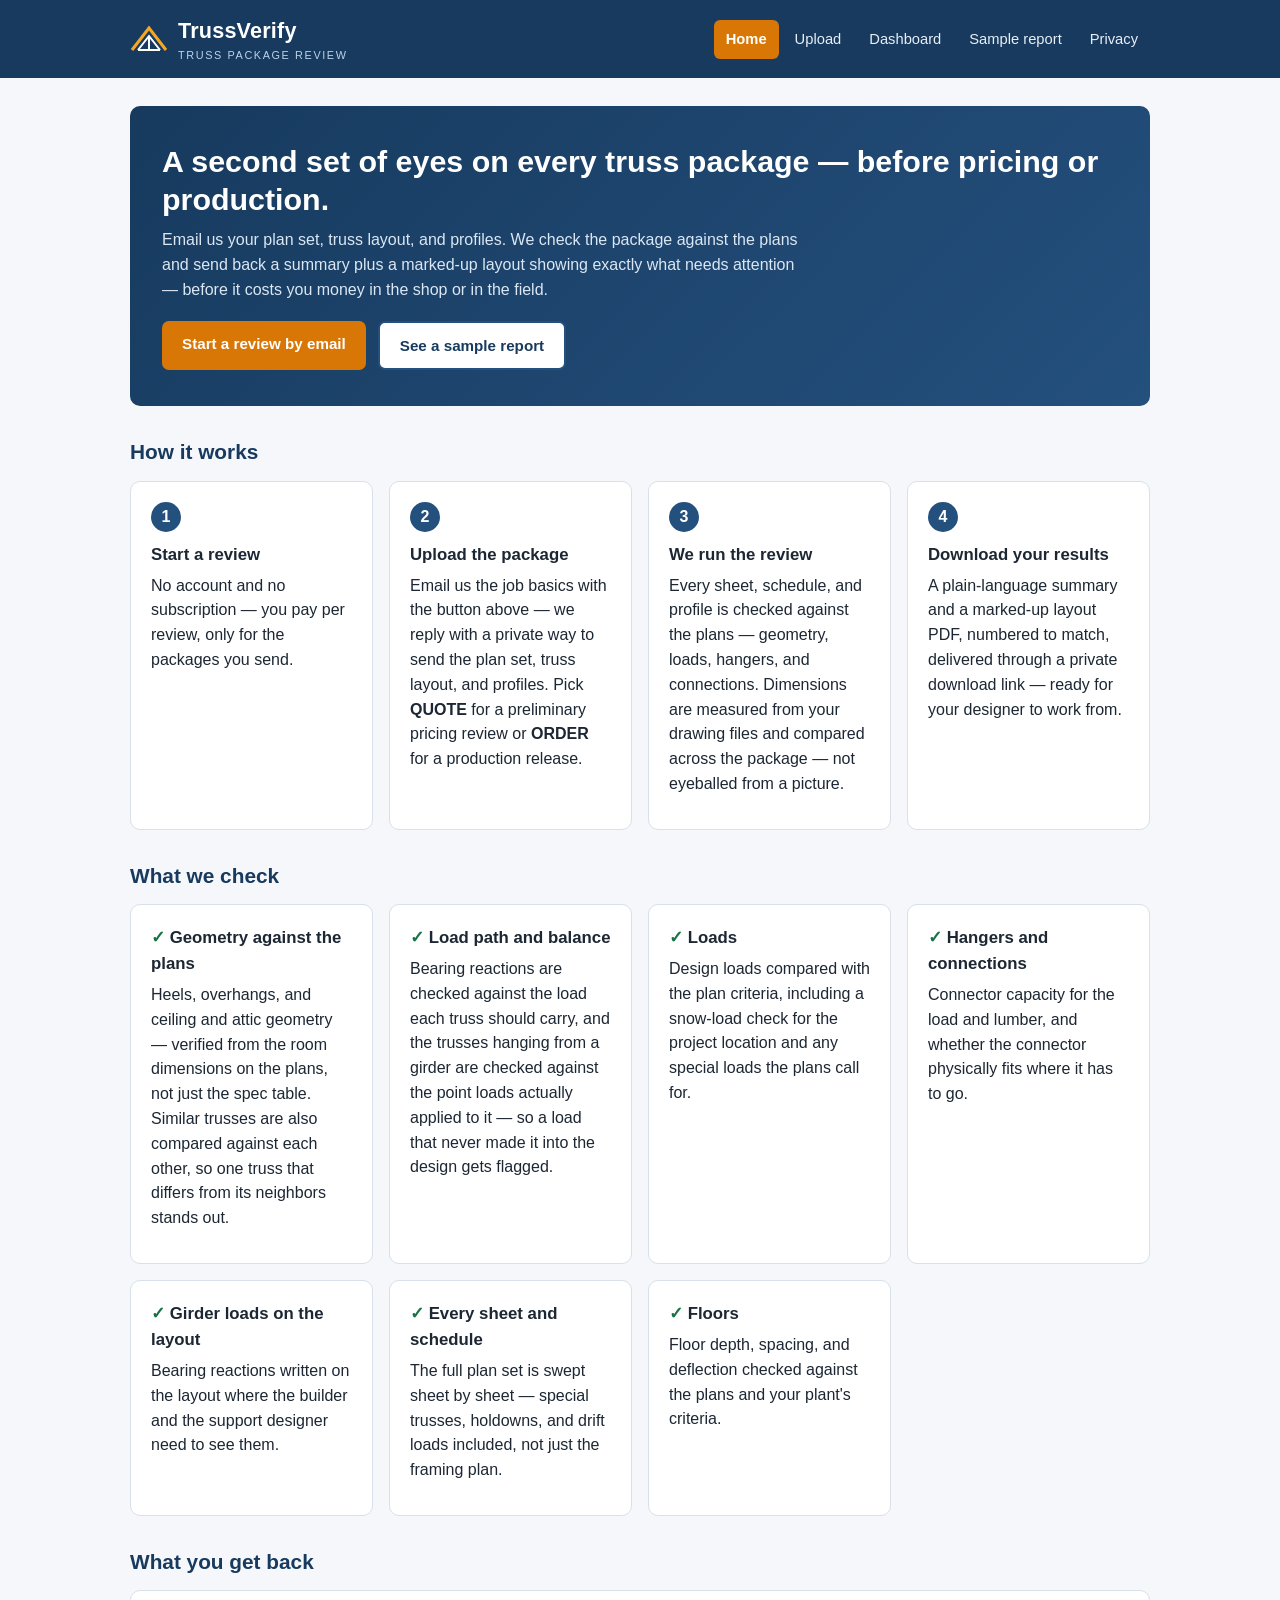
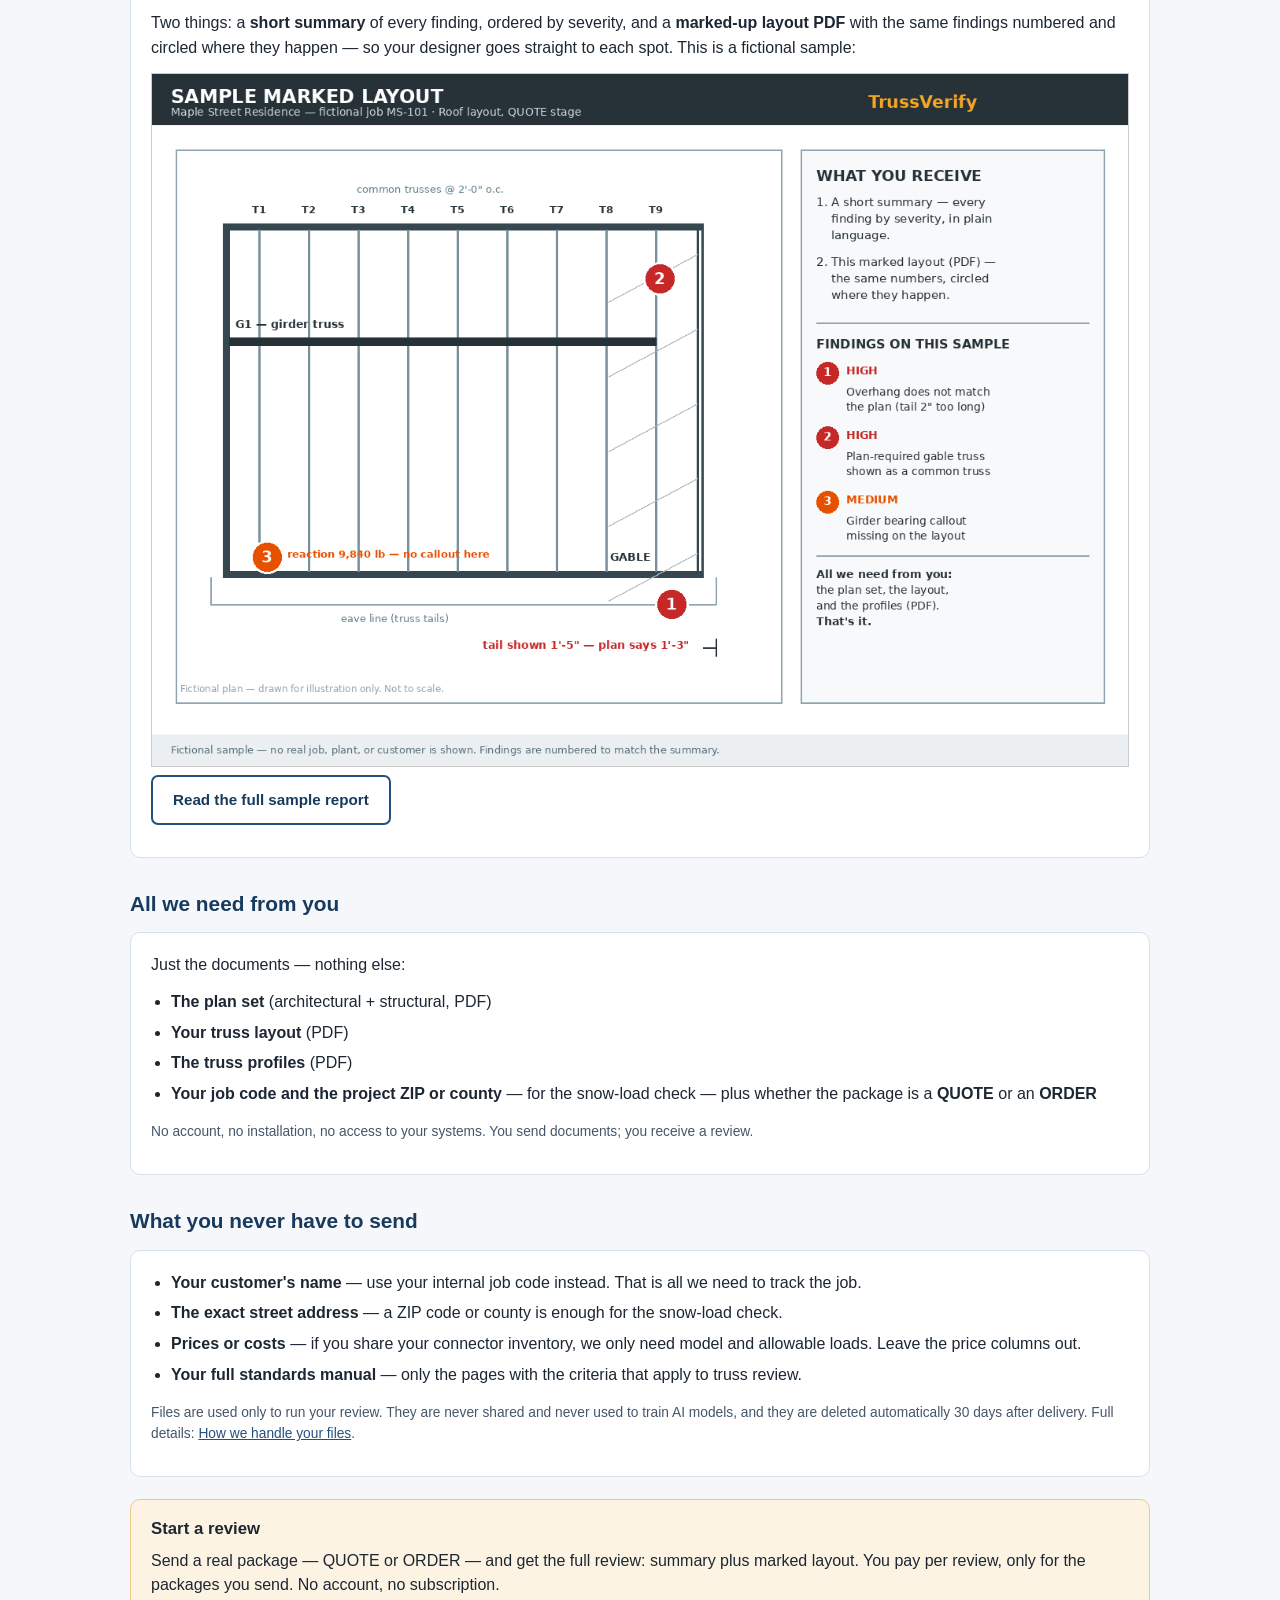
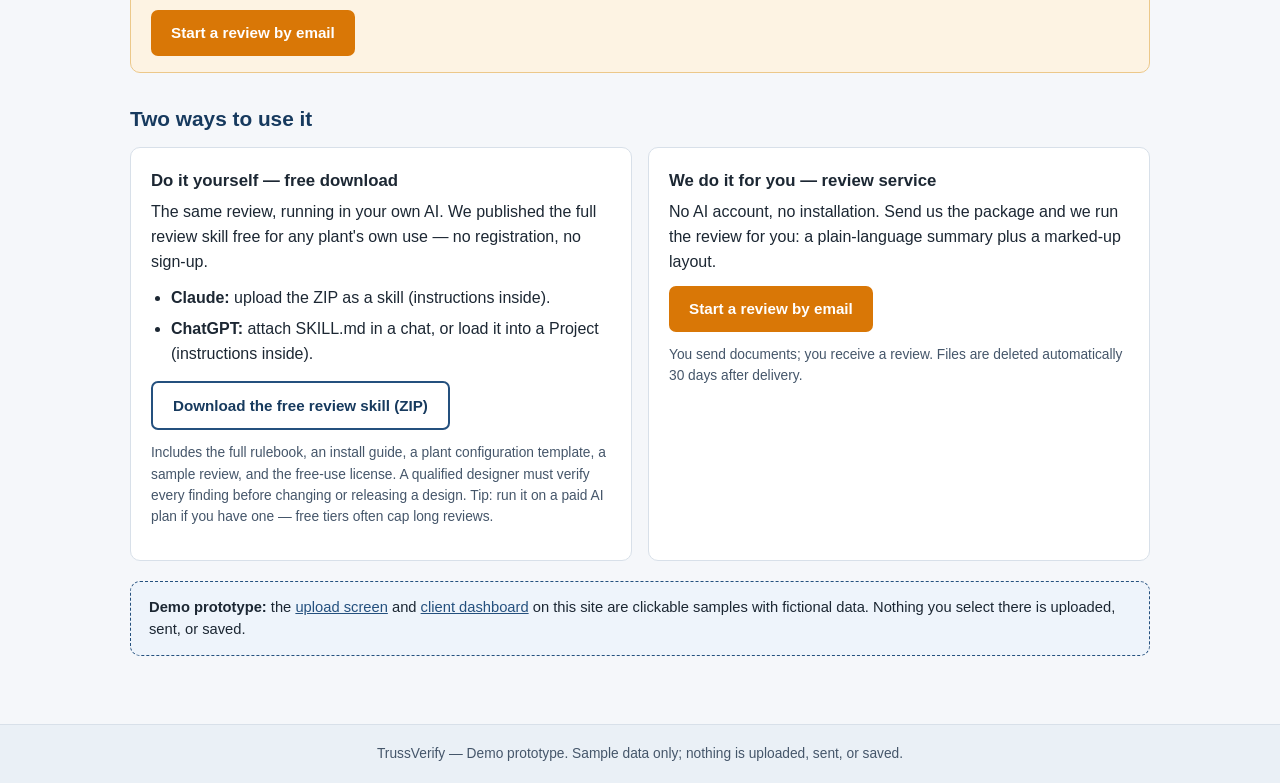
<file: index.html>
<!DOCTYPE html>
<html lang="en">
<head>
<meta charset="UTF-8">
<meta name="viewport" content="width=device-width, initial-scale=1.0">
<title>TrussVerify — Second review for truss packages</title>
<link rel="stylesheet" href="styles.css">
</head>
<body>

<header class="site-header">
  <div class="header-inner">
    <a class="brand" href="index.html">
      <svg width="38" height="30" viewBox="0 0 38 30" aria-hidden="true"><path d="M2 26 L19 4 L36 26" fill="none" stroke="#f5a623" stroke-width="3"/><path d="M8 26 L19 12 L30 26 M19 12 L19 26 M8 26 L30 26" fill="none" stroke="#ffffff" stroke-width="2"/></svg>
      <span>TrussVerify<span class="brand-sub">Truss package review</span></span>
    </a>
    <nav class="main-nav">
      <a href="index.html" class="active">Home</a>
      <a href="upload.html">Upload</a>
      <a href="dashboard.html">Dashboard</a>
      <a href="sample-report.html">Sample report</a>
      <a href="privacy.html">Privacy</a>
    </nav>
  </div>
</header>

<main class="wrap">

  <section class="hero">
    <h1>A second set of eyes on every truss package — before pricing or production.</h1>
    <p>Email us your plan set, truss layout, and profiles. We check the package against the plans and send back a summary plus a marked-up layout showing exactly what needs attention — before it costs you money in the shop or in the field.</p>
    <div class="cta-row">
      <a class="btn" href="mailto:edubaldiz@gmail.com?subject=TrussVerify%20review%20request&body=Plant%3A%0AContact%20name%3A%0AJob%20code%3A%0AProject%20ZIP%20or%20county%3A%0AStage%20%28QUOTE%20or%20ORDER%29%3A%0AAnything%20we%20should%20know%3A%0A%0AReply%20to%20this%20email%20and%20we%20will%20send%20you%20a%20private%20way%20to%20share%20the%20plan%20set%2C%20layout%2C%20and%20profiles%20%28PDF%29.">Start a review by email</a>
      <a class="btn secondary" href="sample-report.html">See a sample report</a>
    </div>
  </section>

  <h2>How it works</h2>
  <div class="grid">
    <div class="card">
      <span class="step-num">1</span>
      <h3>Start a review</h3>
      <p>No account and no subscription — you pay per review, only for the packages you send.</p>
    </div>
    <div class="card">
      <span class="step-num">2</span>
      <h3>Upload the package</h3>
      <p>Email us the job basics with the button above — we reply with a private way to send the plan set, truss layout, and profiles. Pick <strong>QUOTE</strong> for a preliminary pricing review or <strong>ORDER</strong> for a production release.</p>
    </div>
    <div class="card">
      <span class="step-num">3</span>
      <h3>We run the review</h3>
      <p>Every sheet, schedule, and profile is checked against the plans — geometry, loads, hangers, and connections. Dimensions are measured from your drawing files and compared across the package — not eyeballed from a picture.</p>
    </div>
    <div class="card">
      <span class="step-num">4</span>
      <h3>Download your results</h3>
      <p>A plain-language summary and a marked-up layout PDF, numbered to match, delivered through a private download link — ready for your designer to work from.</p>
    </div>
  </div>

  <h2>What we check</h2>
  <div class="grid">
    <div class="card check">
      <h3>Geometry against the plans</h3>
      <p>Heels, overhangs, and ceiling and attic geometry — verified from the room dimensions on the plans, not just the spec table. Similar trusses are also compared against each other, so one truss that differs from its neighbors stands out.</p>
    </div>
    <div class="card check">
      <h3>Load path and balance</h3>
      <p>Bearing reactions are checked against the load each truss should carry, and the trusses hanging from a girder are checked against the point loads actually applied to it — so a load that never made it into the design gets flagged.</p>
    </div>
    <div class="card check">
      <h3>Loads</h3>
      <p>Design loads compared with the plan criteria, including a snow-load check for the project location and any special loads the plans call for.</p>
    </div>
    <div class="card check">
      <h3>Hangers and connections</h3>
      <p>Connector capacity for the load and lumber, and whether the connector physically fits where it has to go.</p>
    </div>
    <div class="card check">
      <h3>Girder loads on the layout</h3>
      <p>Bearing reactions written on the layout where the builder and the support designer need to see them.</p>
    </div>
    <div class="card check">
      <h3>Every sheet and schedule</h3>
      <p>The full plan set is swept sheet by sheet — special trusses, holdowns, and drift loads included, not just the framing plan.</p>
    </div>
    <div class="card check">
      <h3>Floors</h3>
      <p>Floor depth, spacing, and deflection checked against the plans and your plant's criteria.</p>
    </div>
  </div>

  <h2>What you get back</h2>
  <div class="card">
    <p>Two things: a <strong>short summary</strong> of every finding, ordered by severity, and a <strong>marked-up layout PDF</strong> with the same findings numbered and circled where they happen — so your designer goes straight to each spot. This is a fictional sample:</p>
    <img src="marked-layout-sample.png" alt="Sample marked layout: a fictional roof truss layout with numbered findings circled, next to a list of what the customer receives" style="max-width:100%; height:auto; border:1px solid #ccc;">
    <p><a class="btn secondary" href="sample-report.html">Read the full sample report</a></p>
  </div>

  <h2>All we need from you</h2>
  <div class="card">
    <p>Just the documents — nothing else:</p>
    <ul>
      <li><strong>The plan set</strong> (architectural + structural, PDF)</li>
      <li><strong>Your truss layout</strong> (PDF)</li>
      <li><strong>The truss profiles</strong> (PDF)</li>
      <li><strong>Your job code and the project ZIP or county</strong> — for the snow-load check — plus whether the package is a <strong>QUOTE</strong> or an <strong>ORDER</strong></li>
    </ul>
    <p class="small">No account, no installation, no access to your systems. You send documents; you receive a review.</p>
  </div>

  <h2>What you never have to send</h2>
  <div class="card">
    <ul>
      <li><strong>Your customer's name</strong> — use your internal job code instead. That is all we need to track the job.</li>
      <li><strong>The exact street address</strong> — a ZIP code or county is enough for the snow-load check.</li>
      <li><strong>Prices or costs</strong> — if you share your connector inventory, we only need model and allowable loads. Leave the price columns out.</li>
      <li><strong>Your full standards manual</strong> — only the pages with the criteria that apply to truss review.</li>
    </ul>
    <p class="small">Files are used only to run your review. They are never shared and never used to train AI models, and they are deleted automatically 30 days after delivery. Full details: <a href="privacy.html">How we handle your files</a>.</p>
  </div>

  <div class="notice">
    <h3>Start a review</h3>
    <p>Send a real package — QUOTE or ORDER — and get the full review: summary plus marked layout. You pay per review, only for the packages you send. No account, no subscription.</p>
    <a class="btn" href="mailto:edubaldiz@gmail.com?subject=TrussVerify%20review%20request&body=Plant%3A%0AContact%20name%3A%0AJob%20code%3A%0AProject%20ZIP%20or%20county%3A%0AStage%20%28QUOTE%20or%20ORDER%29%3A%0AAnything%20we%20should%20know%3A%0A%0AReply%20to%20this%20email%20and%20we%20will%20send%20you%20a%20private%20way%20to%20share%20the%20plan%20set%2C%20layout%2C%20and%20profiles%20%28PDF%29.">Start a review by email</a>
  </div>

  <h2>Two ways to use it</h2>
  <div class="grid">
    <div class="card">
      <h3>Do it yourself — free download</h3>
      <p>The same review, running in your own AI. We published the full review skill free for any plant's own use — no registration, no sign-up.</p>
      <ul>
        <li><strong>Claude:</strong> upload the ZIP as a skill (instructions inside).</li>
        <li><strong>ChatGPT:</strong> attach SKILL.md in a chat, or load it into a Project (instructions inside).</li>
      </ul>
      <p><a class="btn secondary" href="truss-design-review-free.zip">Download the free review skill (ZIP)</a></p>
      <p class="small">Includes the full rulebook, an install guide, a plant configuration template, a sample review, and the free-use license. A qualified designer must verify every finding before changing or releasing a design. Tip: run it on a paid AI plan if you have one — free tiers often cap long reviews.</p>
    </div>
    <div class="card">
      <h3>We do it for you — review service</h3>
      <p>No AI account, no installation. Send us the package and we run the review for you: a plain-language summary plus a marked-up layout.</p>
      <p><a class="btn" href="mailto:edubaldiz@gmail.com?subject=TrussVerify%20review%20request&body=Plant%3A%0AContact%20name%3A%0AJob%20code%3A%0AProject%20ZIP%20or%20county%3A%0AStage%20%28QUOTE%20or%20ORDER%29%3A%0AAnything%20we%20should%20know%3A%0A%0AReply%20to%20this%20email%20and%20we%20will%20send%20you%20a%20private%20way%20to%20share%20the%20plan%20set%2C%20layout%2C%20and%20profiles%20%28PDF%29.">Start a review by email</a></p>
      <p class="small">You send documents; you receive a review. Files are deleted automatically 30 days after delivery.</p>
    </div>
  </div>

  <div class="demo-note">
    <strong>Demo prototype:</strong> the <a href="upload.html">upload screen</a> and <a href="dashboard.html">client dashboard</a> on this site are clickable samples with fictional data. Nothing you select there is uploaded, sent, or saved.
  </div>

</main>

<footer class="site-footer">
  <div class="footer-inner">TrussVerify — Demo prototype. Sample data only; nothing is uploaded, sent, or saved.</div>
</footer>

</body>
</html>
</file>
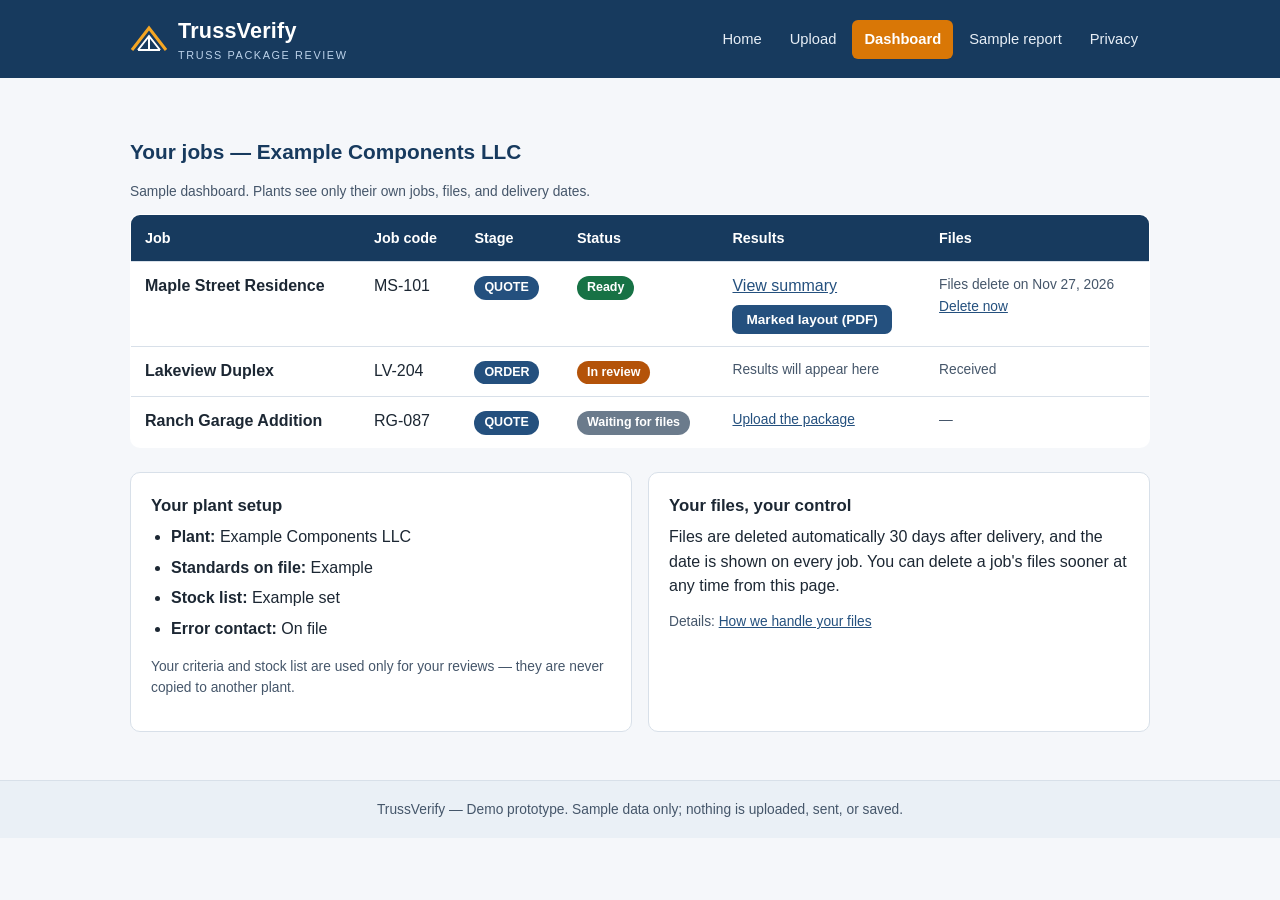
<file: dashboard.html>
<!DOCTYPE html>
<html lang="en">
<head>
<meta charset="UTF-8">
<meta name="viewport" content="width=device-width, initial-scale=1.0">
<title>Your jobs — TrussVerify</title>
<link rel="stylesheet" href="styles.css">
</head>
<body>

<header class="site-header">
  <div class="header-inner">
    <a class="brand" href="index.html">
      <svg width="38" height="30" viewBox="0 0 38 30" aria-hidden="true"><path d="M2 26 L19 4 L36 26" fill="none" stroke="#f5a623" stroke-width="3"/><path d="M8 26 L19 12 L30 26 M19 12 L19 26 M8 26 L30 26" fill="none" stroke="#ffffff" stroke-width="2"/></svg>
      <span>TrussVerify<span class="brand-sub">Truss package review</span></span>
    </a>
    <nav class="main-nav">
      <a href="index.html">Home</a>
      <a href="upload.html">Upload</a>
      <a href="dashboard.html" class="active">Dashboard</a>
      <a href="sample-report.html">Sample report</a>
      <a href="privacy.html">Privacy</a>
    </nav>
  </div>
</header>

<main class="wrap">

  <h2>Your jobs — Example Components LLC</h2>
  <p class="small">Sample dashboard. Plants see only their own jobs, files, and delivery dates.</p>

  <table>
    <thead>
      <tr>
        <th>Job</th>
        <th>Job code</th>
        <th>Stage</th>
        <th>Status</th>
        <th>Results</th>
        <th>Files</th>
      </tr>
    </thead>
    <tbody>
      <tr>
        <td><strong>Maple Street Residence</strong></td>
        <td>MS-101</td>
        <td><span class="tag">QUOTE</span></td>
        <td><span class="tag ready">Ready</span></td>
        <td>
          <a href="sample-report.html">View summary</a><br>
          <button type="button" class="btn plain" style="margin-top:6px;padding:7px 14px;font-size:.85rem" onclick="document.getElementById('dlMsg').style.display='block'">Marked layout (PDF)</button>
        </td>
        <td class="small">Files delete on Nov 27, 2026<br><a href="#" onclick="return false;">Delete now</a></td>
      </tr>
      <tr>
        <td><strong>Lakeview Duplex</strong></td>
        <td>LV-204</td>
        <td><span class="tag">ORDER</span></td>
        <td><span class="tag review">In review</span></td>
        <td class="small">Results will appear here</td>
        <td class="small">Received</td>
      </tr>
      <tr>
        <td><strong>Ranch Garage Addition</strong></td>
        <td>RG-087</td>
        <td><span class="tag">QUOTE</span></td>
        <td><span class="tag waiting">Waiting for files</span></td>
        <td class="small"><a href="upload.html">Upload the package</a></td>
        <td class="small">—</td>
      </tr>
    </tbody>
  </table>

  <div id="dlMsg" class="demo-note" style="display:none">Demo: in the live portal, this button downloads the marked-up layout PDF for Maple Street Residence.</div>

  <div class="grid" style="margin-top:24px">
    <div class="card">
      <h3>Your plant setup</h3>
      <ul>
        <li><strong>Plant:</strong> Example Components LLC</li>
        <li><strong>Standards on file:</strong> Example</li>
        <li><strong>Stock list:</strong> Example set</li>
        <li><strong>Error contact:</strong> On file</li>
      </ul>
      <p class="small">Your criteria and stock list are used only for your reviews — they are never copied to another plant.</p>
    </div>
    <div class="card">
      <h3>Your files, your control</h3>
      <p>Files are deleted automatically 30 days after delivery, and the date is shown on every job. You can delete a job's files sooner at any time from this page.</p>
      <p class="small">Details: <a href="privacy.html">How we handle your files</a></p>
    </div>
  </div>

</main>

<footer class="site-footer">
  <div class="footer-inner">TrussVerify — Demo prototype. Sample data only; nothing is uploaded, sent, or saved.</div>
</footer>

</body>
</html>
</file>
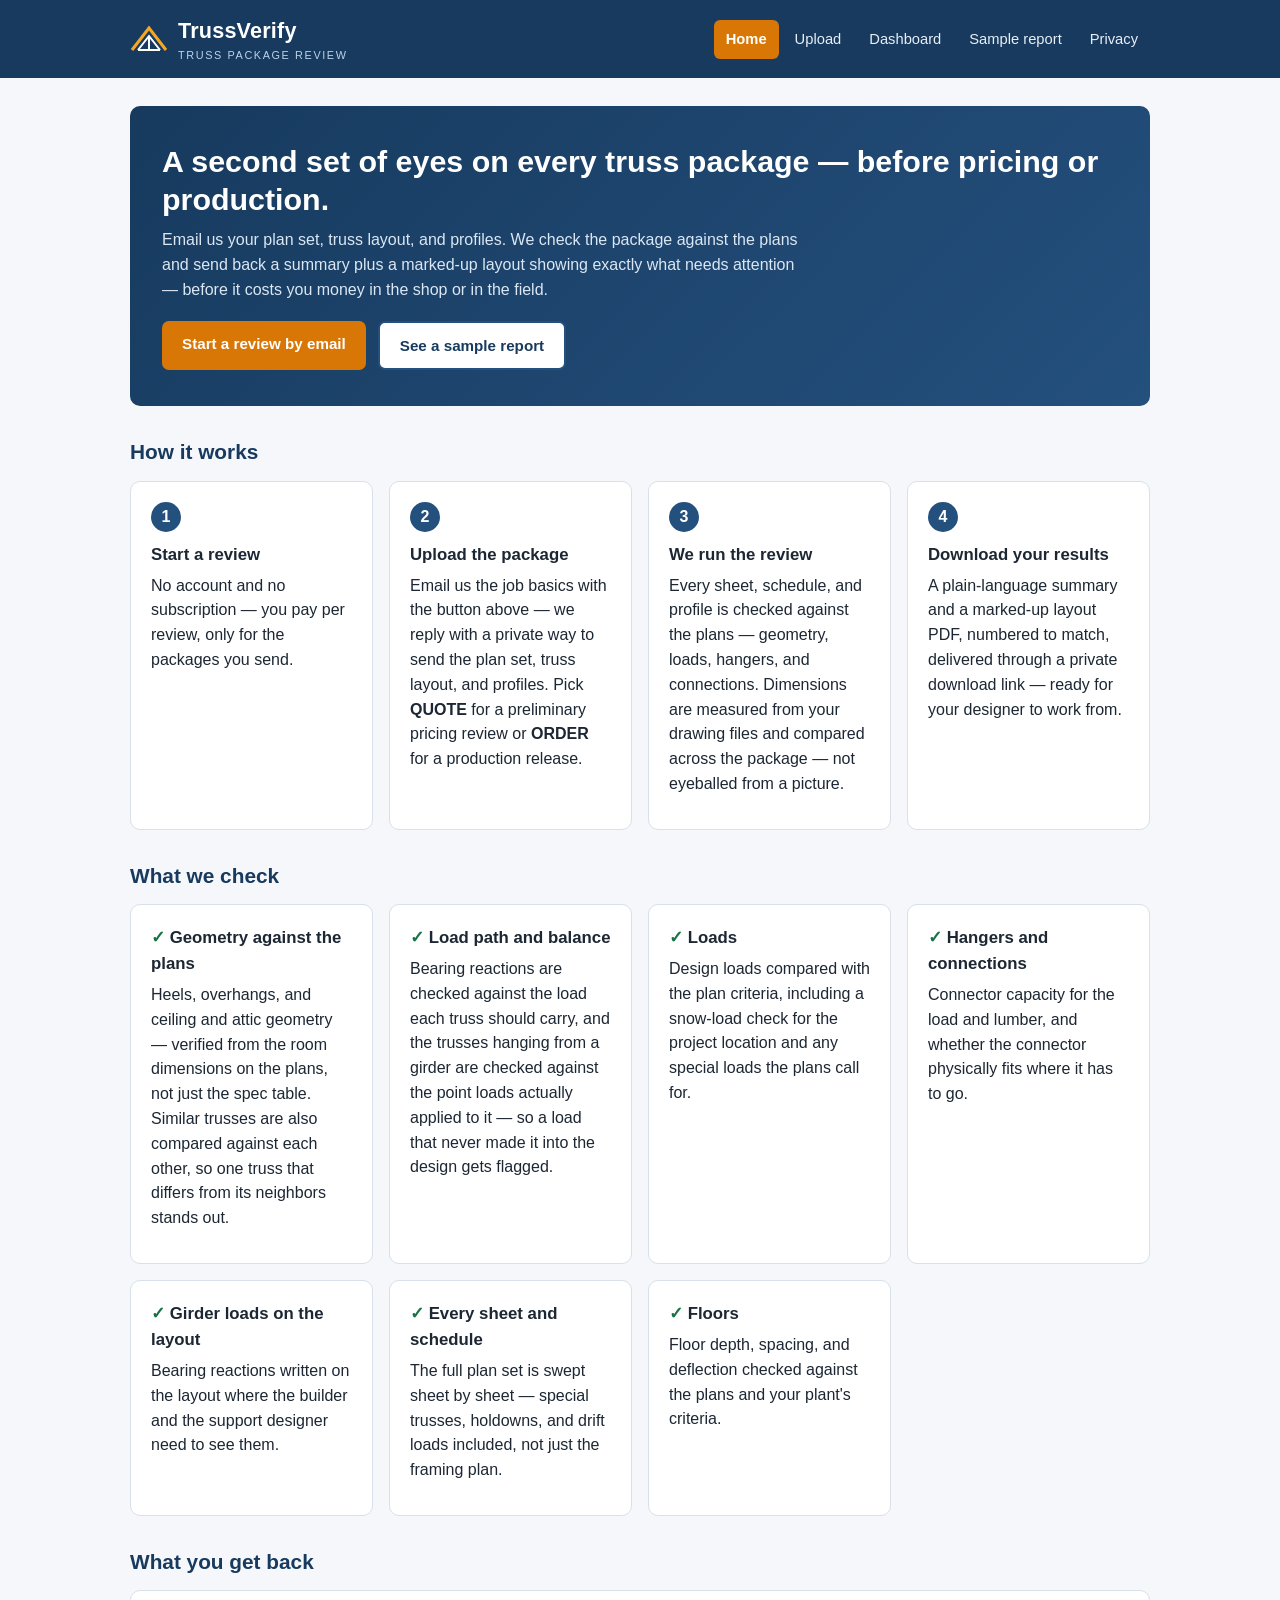
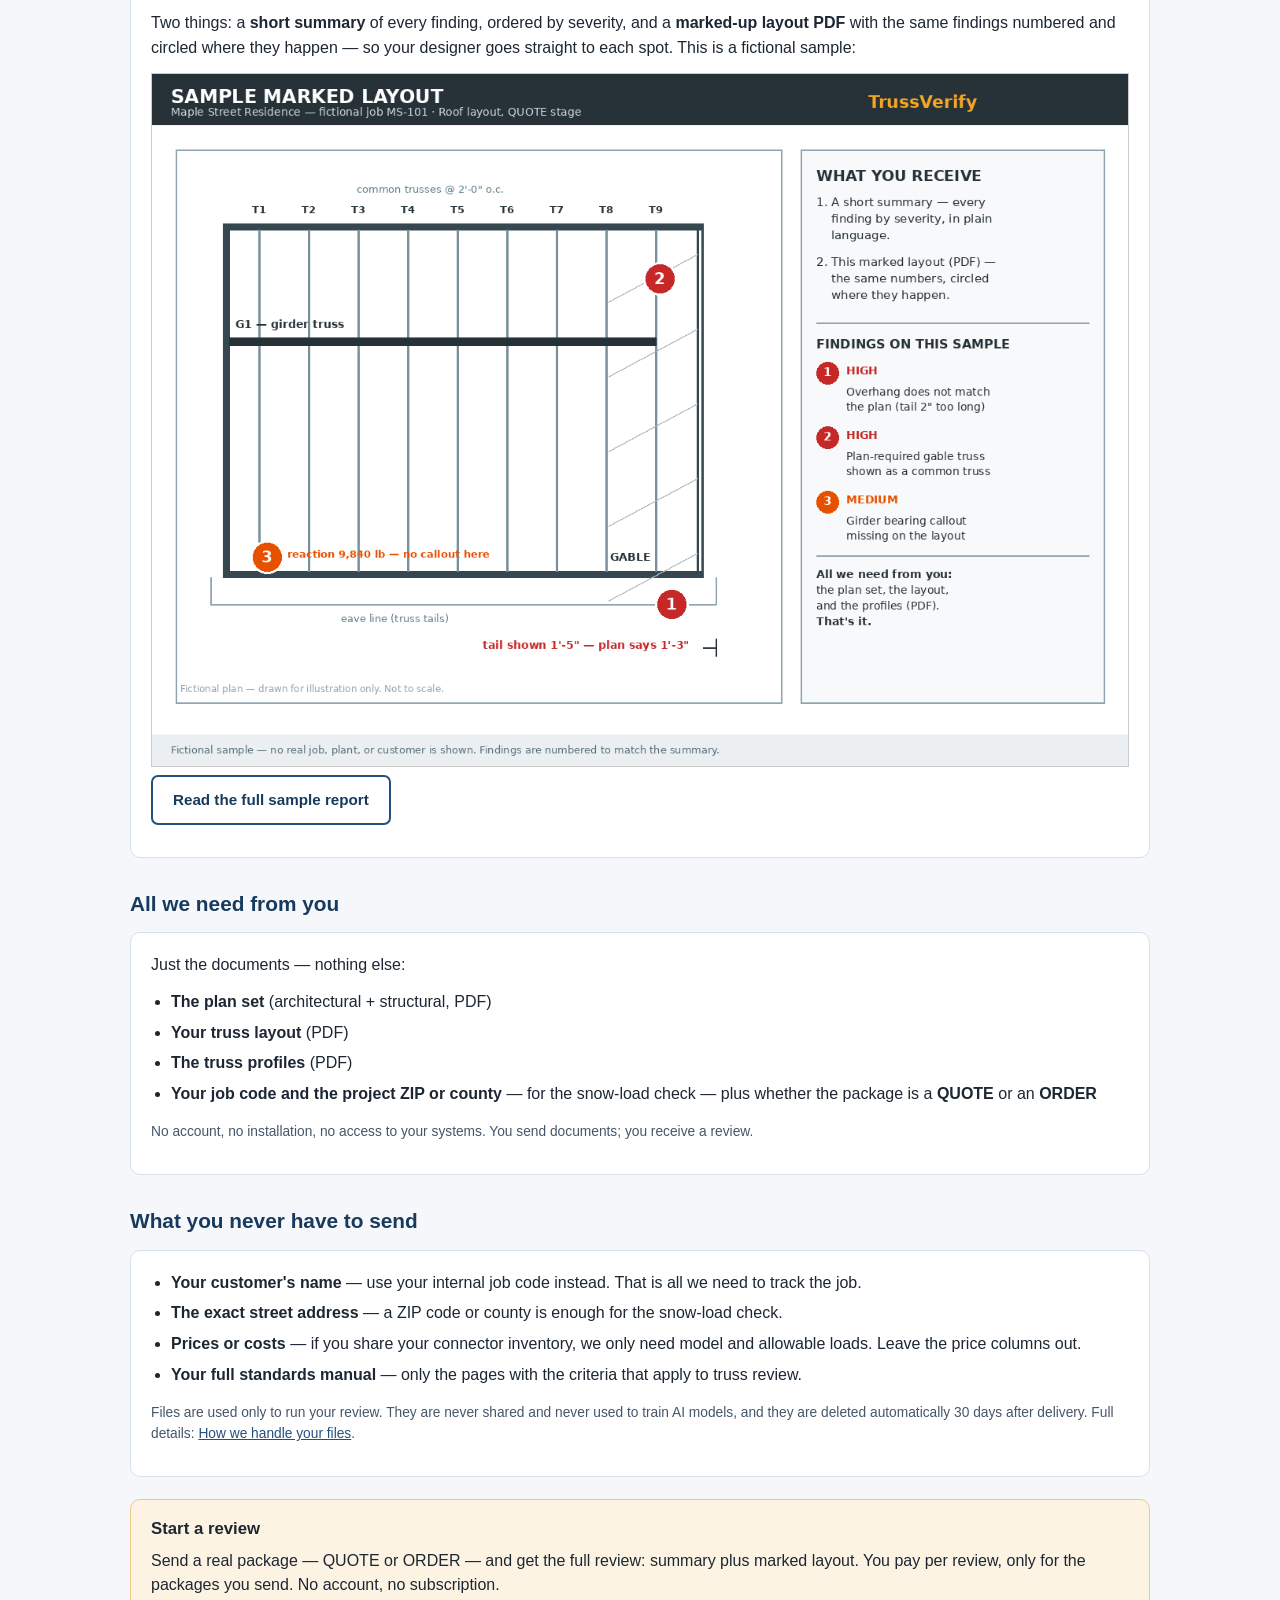
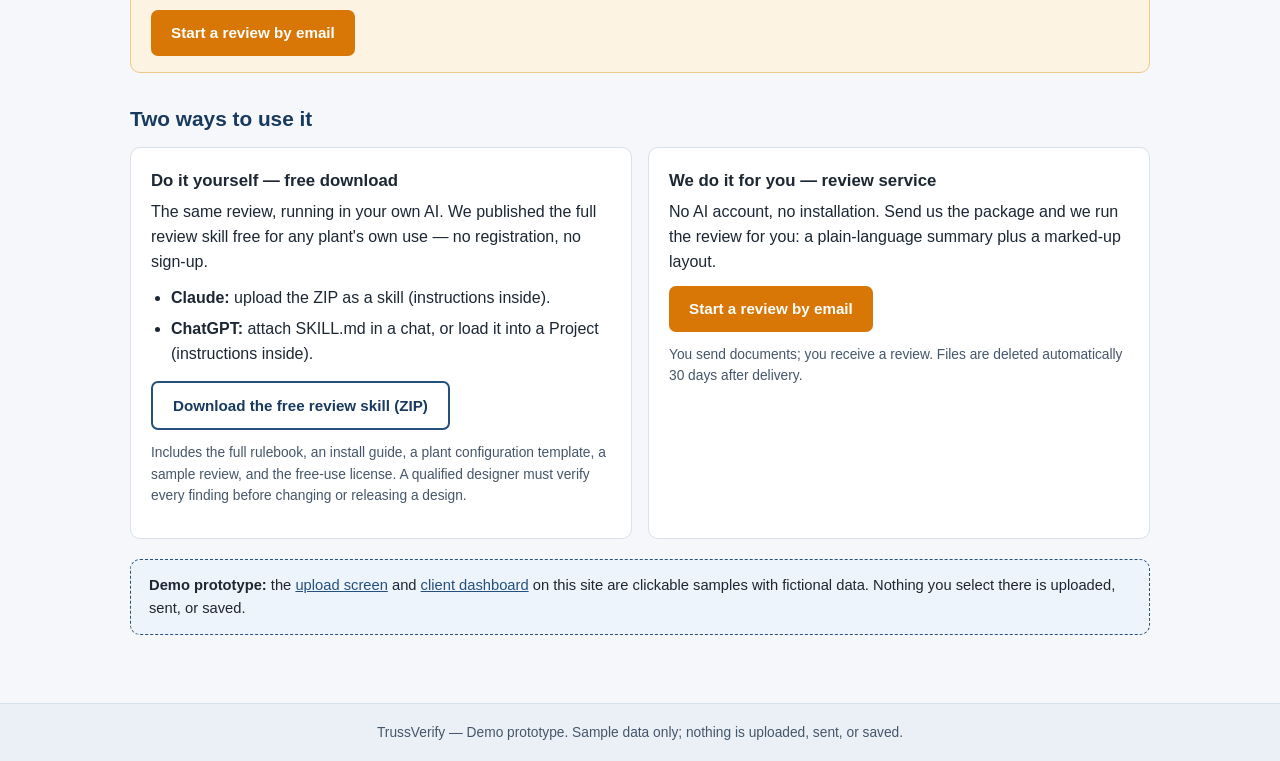
<file: index (2).html>
<!DOCTYPE html>
<html lang="en">
<head>
<meta charset="UTF-8">
<meta name="viewport" content="width=device-width, initial-scale=1.0">
<title>TrussVerify — Second review for truss packages</title>
<link rel="stylesheet" href="styles.css">
</head>
<body>

<header class="site-header">
  <div class="header-inner">
    <a class="brand" href="index.html">
      <svg width="38" height="30" viewBox="0 0 38 30" aria-hidden="true"><path d="M2 26 L19 4 L36 26" fill="none" stroke="#f5a623" stroke-width="3"/><path d="M8 26 L19 12 L30 26 M19 12 L19 26 M8 26 L30 26" fill="none" stroke="#ffffff" stroke-width="2"/></svg>
      <span>TrussVerify<span class="brand-sub">Truss package review</span></span>
    </a>
    <nav class="main-nav">
      <a href="index.html" class="active">Home</a>
      <a href="upload.html">Upload</a>
      <a href="dashboard.html">Dashboard</a>
      <a href="sample-report.html">Sample report</a>
      <a href="privacy.html">Privacy</a>
    </nav>
  </div>
</header>

<main class="wrap">

  <section class="hero">
    <h1>A second set of eyes on every truss package — before pricing or production.</h1>
    <p>Email us your plan set, truss layout, and profiles. We check the package against the plans and send back a summary plus a marked-up layout showing exactly what needs attention — before it costs you money in the shop or in the field.</p>
    <div class="cta-row">
      <a class="btn" href="mailto:edubaldiz@gmail.com?subject=TrussVerify%20review%20request&body=Plant%3A%0AContact%20name%3A%0AJob%20code%3A%0AProject%20ZIP%20or%20county%3A%0AStage%20%28QUOTE%20or%20ORDER%29%3A%0AAnything%20we%20should%20know%3A%0A%0AReply%20to%20this%20email%20and%20we%20will%20send%20you%20a%20private%20way%20to%20share%20the%20plan%20set%2C%20layout%2C%20and%20profiles%20%28PDF%29.">Start a review by email</a>
      <a class="btn secondary" href="sample-report.html">See a sample report</a>
    </div>
  </section>

  <h2>How it works</h2>
  <div class="grid">
    <div class="card">
      <span class="step-num">1</span>
      <h3>Start a review</h3>
      <p>No account and no subscription — you pay per review, only for the packages you send.</p>
    </div>
    <div class="card">
      <span class="step-num">2</span>
      <h3>Upload the package</h3>
      <p>Email us the job basics with the button above — we reply with a private way to send the plan set, truss layout, and profiles. Pick <strong>QUOTE</strong> for a preliminary pricing review or <strong>ORDER</strong> for a production release.</p>
    </div>
    <div class="card">
      <span class="step-num">3</span>
      <h3>We run the review</h3>
      <p>Every sheet, schedule, and profile is checked against the plans — geometry, loads, hangers, and connections. Dimensions are measured from your drawing files and compared across the package — not eyeballed from a picture.</p>
    </div>
    <div class="card">
      <span class="step-num">4</span>
      <h3>Download your results</h3>
      <p>A plain-language summary and a marked-up layout PDF, numbered to match, delivered through a private download link — ready for your designer to work from.</p>
    </div>
  </div>

  <h2>What we check</h2>
  <div class="grid">
    <div class="card check">
      <h3>Geometry against the plans</h3>
      <p>Heels, overhangs, and ceiling and attic geometry — verified from the room dimensions on the plans, not just the spec table. Similar trusses are also compared against each other, so one truss that differs from its neighbors stands out.</p>
    </div>
    <div class="card check">
      <h3>Load path and balance</h3>
      <p>Bearing reactions are checked against the load each truss should carry, and the trusses hanging from a girder are checked against the point loads actually applied to it — so a load that never made it into the design gets flagged.</p>
    </div>
    <div class="card check">
      <h3>Loads</h3>
      <p>Design loads compared with the plan criteria, including a snow-load check for the project location and any special loads the plans call for.</p>
    </div>
    <div class="card check">
      <h3>Hangers and connections</h3>
      <p>Connector capacity for the load and lumber, and whether the connector physically fits where it has to go.</p>
    </div>
    <div class="card check">
      <h3>Girder loads on the layout</h3>
      <p>Bearing reactions written on the layout where the builder and the support designer need to see them.</p>
    </div>
    <div class="card check">
      <h3>Every sheet and schedule</h3>
      <p>The full plan set is swept sheet by sheet — special trusses, holdowns, and drift loads included, not just the framing plan.</p>
    </div>
    <div class="card check">
      <h3>Floors</h3>
      <p>Floor depth, spacing, and deflection checked against the plans and your plant's criteria.</p>
    </div>
  </div>

  <h2>What you get back</h2>
  <div class="card">
    <p>Two things: a <strong>short summary</strong> of every finding, ordered by severity, and a <strong>marked-up layout PDF</strong> with the same findings numbered and circled where they happen — so your designer goes straight to each spot. This is a fictional sample:</p>
    <img src="marked-layout-sample.png" alt="Sample marked layout: a fictional roof truss layout with numbered findings circled, next to a list of what the customer receives" style="max-width:100%; height:auto; border:1px solid #ccc;">
    <p><a class="btn secondary" href="sample-report.html">Read the full sample report</a></p>
  </div>

  <h2>All we need from you</h2>
  <div class="card">
    <p>Just the documents — nothing else:</p>
    <ul>
      <li><strong>The plan set</strong> (architectural + structural, PDF)</li>
      <li><strong>Your truss layout</strong> (PDF)</li>
      <li><strong>The truss profiles</strong> (PDF)</li>
      <li><strong>Your job code and the project ZIP or county</strong> — for the snow-load check — plus whether the package is a <strong>QUOTE</strong> or an <strong>ORDER</strong></li>
    </ul>
    <p class="small">No account, no installation, no access to your systems. You send documents; you receive a review.</p>
  </div>

  <h2>What you never have to send</h2>
  <div class="card">
    <ul>
      <li><strong>Your customer's name</strong> — use your internal job code instead. That is all we need to track the job.</li>
      <li><strong>The exact street address</strong> — a ZIP code or county is enough for the snow-load check.</li>
      <li><strong>Prices or costs</strong> — if you share your connector inventory, we only need model and allowable loads. Leave the price columns out.</li>
      <li><strong>Your full standards manual</strong> — only the pages with the criteria that apply to truss review.</li>
    </ul>
    <p class="small">Files are used only to run your review. They are never shared and never used to train AI models, and they are deleted automatically 30 days after delivery. Full details: <a href="privacy.html">How we handle your files</a>.</p>
  </div>

  <div class="notice">
    <h3>Start a review</h3>
    <p>Send a real package — QUOTE or ORDER — and get the full review: summary plus marked layout. You pay per review, only for the packages you send. No account, no subscription.</p>
    <a class="btn" href="mailto:edubaldiz@gmail.com?subject=TrussVerify%20review%20request&body=Plant%3A%0AContact%20name%3A%0AJob%20code%3A%0AProject%20ZIP%20or%20county%3A%0AStage%20%28QUOTE%20or%20ORDER%29%3A%0AAnything%20we%20should%20know%3A%0A%0AReply%20to%20this%20email%20and%20we%20will%20send%20you%20a%20private%20way%20to%20share%20the%20plan%20set%2C%20layout%2C%20and%20profiles%20%28PDF%29.">Start a review by email</a>
  </div>

  <h2>Two ways to use it</h2>
  <div class="grid">
    <div class="card">
      <h3>Do it yourself — free download</h3>
      <p>The same review, running in your own AI. We published the full review skill free for any plant's own use — no registration, no sign-up.</p>
      <ul>
        <li><strong>Claude:</strong> upload the ZIP as a skill (instructions inside).</li>
        <li><strong>ChatGPT:</strong> attach SKILL.md in a chat, or load it into a Project (instructions inside).</li>
      </ul>
      <p><a class="btn secondary" href="truss-design-review-free.zip">Download the free review skill (ZIP)</a></p>
      <p class="small">Includes the full rulebook, an install guide, a plant configuration template, a sample review, and the free-use license. A qualified designer must verify every finding before changing or releasing a design.</p>
    </div>
    <div class="card">
      <h3>We do it for you — review service</h3>
      <p>No AI account, no installation. Send us the package and we run the review for you: a plain-language summary plus a marked-up layout.</p>
      <p><a class="btn" href="mailto:edubaldiz@gmail.com?subject=TrussVerify%20review%20request&body=Plant%3A%0AContact%20name%3A%0AJob%20code%3A%0AProject%20ZIP%20or%20county%3A%0AStage%20%28QUOTE%20or%20ORDER%29%3A%0AAnything%20we%20should%20know%3A%0A%0AReply%20to%20this%20email%20and%20we%20will%20send%20you%20a%20private%20way%20to%20share%20the%20plan%20set%2C%20layout%2C%20and%20profiles%20%28PDF%29.">Start a review by email</a></p>
      <p class="small">You send documents; you receive a review. Files are deleted automatically 30 days after delivery.</p>
    </div>
  </div>

  <div class="demo-note">
    <strong>Demo prototype:</strong> the <a href="upload.html">upload screen</a> and <a href="dashboard.html">client dashboard</a> on this site are clickable samples with fictional data. Nothing you select there is uploaded, sent, or saved.
  </div>

</main>

<footer class="site-footer">
  <div class="footer-inner">TrussVerify — Demo prototype. Sample data only; nothing is uploaded, sent, or saved.</div>
</footer>

</body>
</html>
</file>
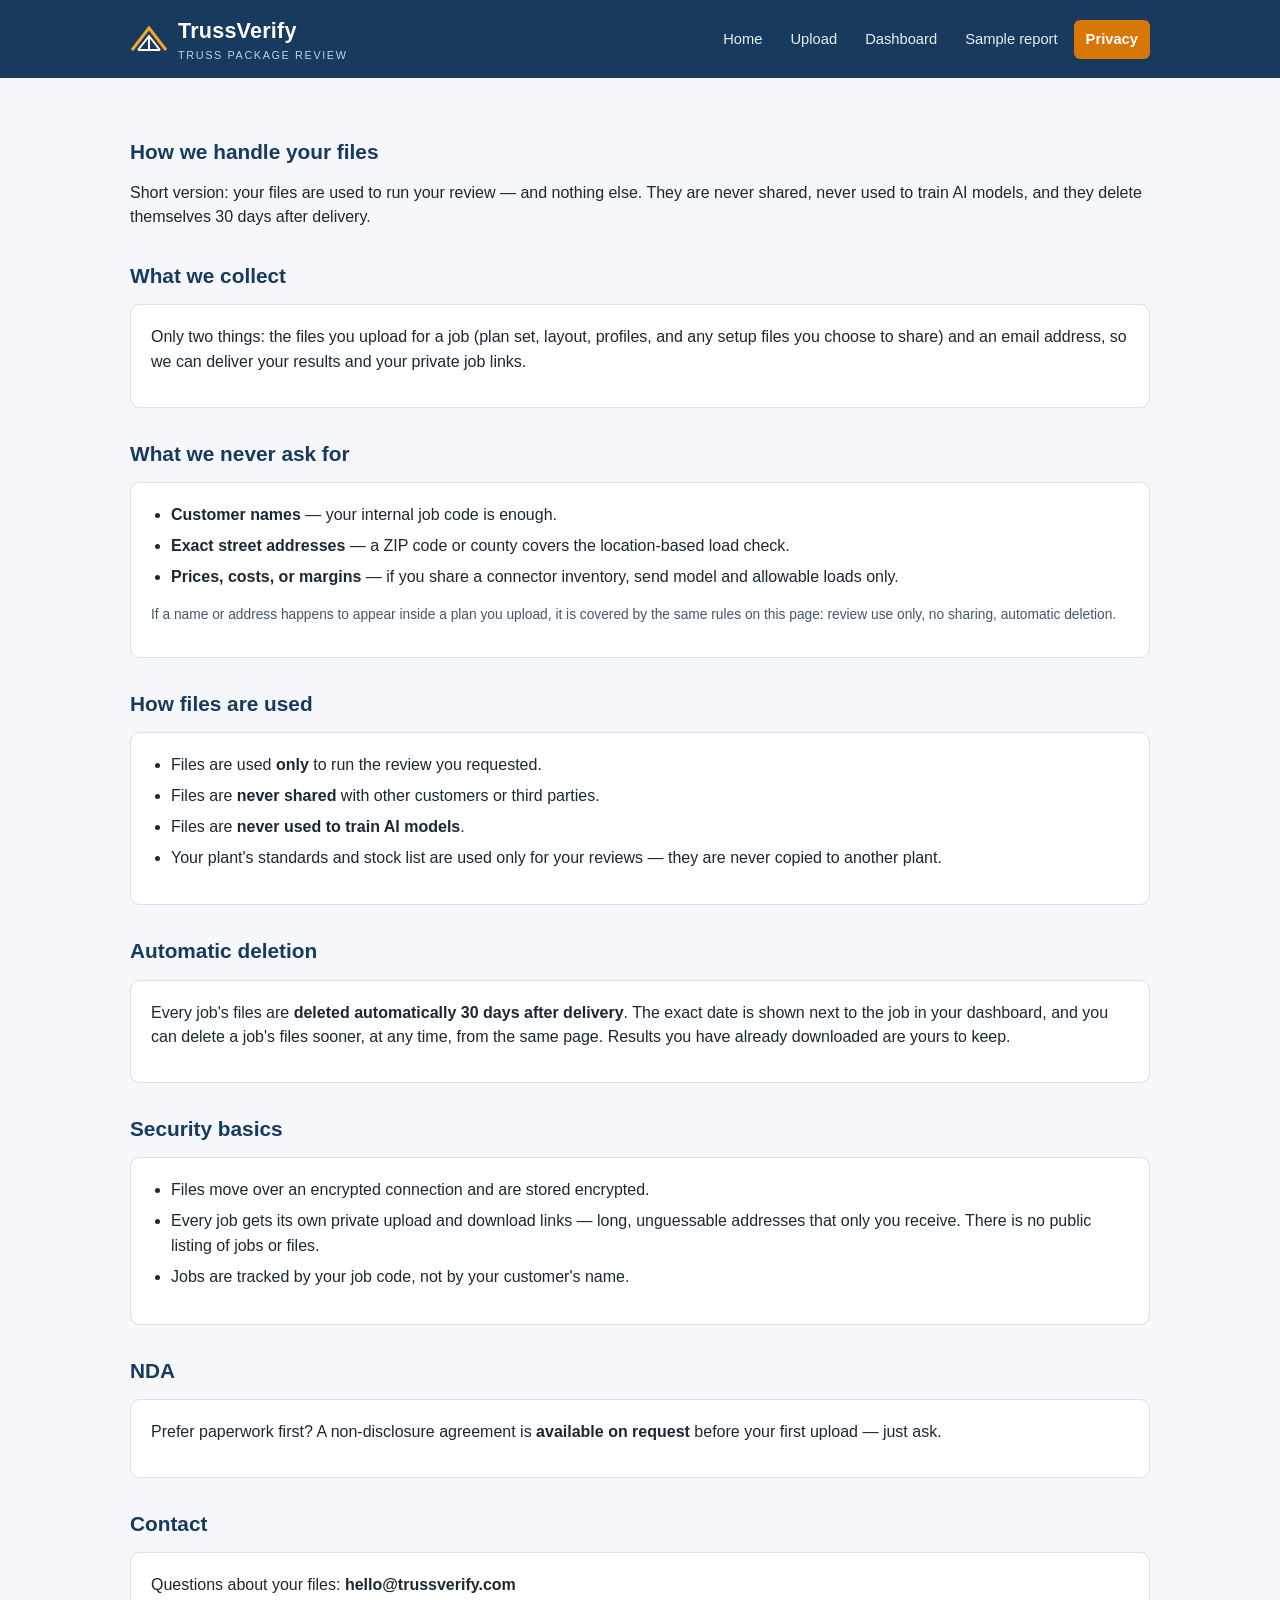
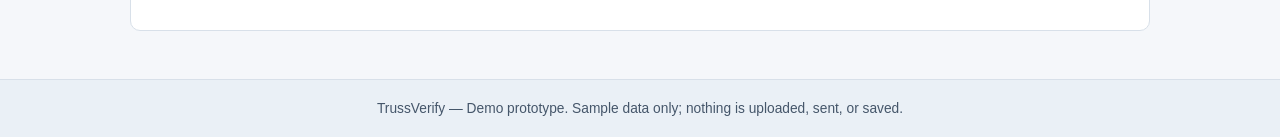
<file: privacy.html>
<!DOCTYPE html>
<html lang="en">
<head>
<meta charset="UTF-8">
<meta name="viewport" content="width=device-width, initial-scale=1.0">
<title>How we handle your files — TrussVerify</title>
<link rel="stylesheet" href="styles.css">
</head>
<body>

<header class="site-header">
  <div class="header-inner">
    <a class="brand" href="index.html">
      <svg width="38" height="30" viewBox="0 0 38 30" aria-hidden="true"><path d="M2 26 L19 4 L36 26" fill="none" stroke="#f5a623" stroke-width="3"/><path d="M8 26 L19 12 L30 26 M19 12 L19 26 M8 26 L30 26" fill="none" stroke="#ffffff" stroke-width="2"/></svg>
      <span>TrussVerify<span class="brand-sub">Truss package review</span></span>
    </a>
    <nav class="main-nav">
      <a href="index.html">Home</a>
      <a href="upload.html">Upload</a>
      <a href="dashboard.html">Dashboard</a>
      <a href="sample-report.html">Sample report</a>
      <a href="privacy.html" class="active">Privacy</a>
    </nav>
  </div>
</header>

<main class="wrap">

  <h2>How we handle your files</h2>
  <p>Short version: your files are used to run your review — and nothing else. They are never shared, never used to train AI models, and they delete themselves 30 days after delivery.</p>

  <h2>What we collect</h2>
  <div class="card">
    <p>Only two things: the files you upload for a job (plan set, layout, profiles, and any setup files you choose to share) and an email address, so we can deliver your results and your private job links.</p>
  </div>

  <h2>What we never ask for</h2>
  <div class="card">
    <ul>
      <li><strong>Customer names</strong> — your internal job code is enough.</li>
      <li><strong>Exact street addresses</strong> — a ZIP code or county covers the location-based load check.</li>
      <li><strong>Prices, costs, or margins</strong> — if you share a connector inventory, send model and allowable loads only.</li>
    </ul>
    <p class="small">If a name or address happens to appear inside a plan you upload, it is covered by the same rules on this page: review use only, no sharing, automatic deletion.</p>
  </div>

  <h2>How files are used</h2>
  <div class="card">
    <ul>
      <li>Files are used <strong>only</strong> to run the review you requested.</li>
      <li>Files are <strong>never shared</strong> with other customers or third parties.</li>
      <li>Files are <strong>never used to train AI models</strong>.</li>
      <li>Your plant's standards and stock list are used only for your reviews — they are never copied to another plant.</li>
    </ul>
  </div>

  <h2>Automatic deletion</h2>
  <div class="card">
    <p>Every job's files are <strong>deleted automatically 30 days after delivery</strong>. The exact date is shown next to the job in your dashboard, and you can delete a job's files sooner, at any time, from the same page. Results you have already downloaded are yours to keep.</p>
  </div>

  <h2>Security basics</h2>
  <div class="card">
    <ul>
      <li>Files move over an encrypted connection and are stored encrypted.</li>
      <li>Every job gets its own private upload and download links — long, unguessable addresses that only you receive. There is no public listing of jobs or files.</li>
      <li>Jobs are tracked by your job code, not by your customer's name.</li>
    </ul>
  </div>

  <h2>NDA</h2>
  <div class="card">
    <p>Prefer paperwork first? A non-disclosure agreement is <strong>available on request</strong> before your first upload — just ask.</p>
  </div>

  <h2>Contact</h2>
  <div class="card">
    <p>Questions about your files: <strong>hello@trussverify.com</strong></p>
  </div>

</main>

<footer class="site-footer">
  <div class="footer-inner">TrussVerify — Demo prototype. Sample data only; nothing is uploaded, sent, or saved.</div>
</footer>

</body>
</html>
</file>
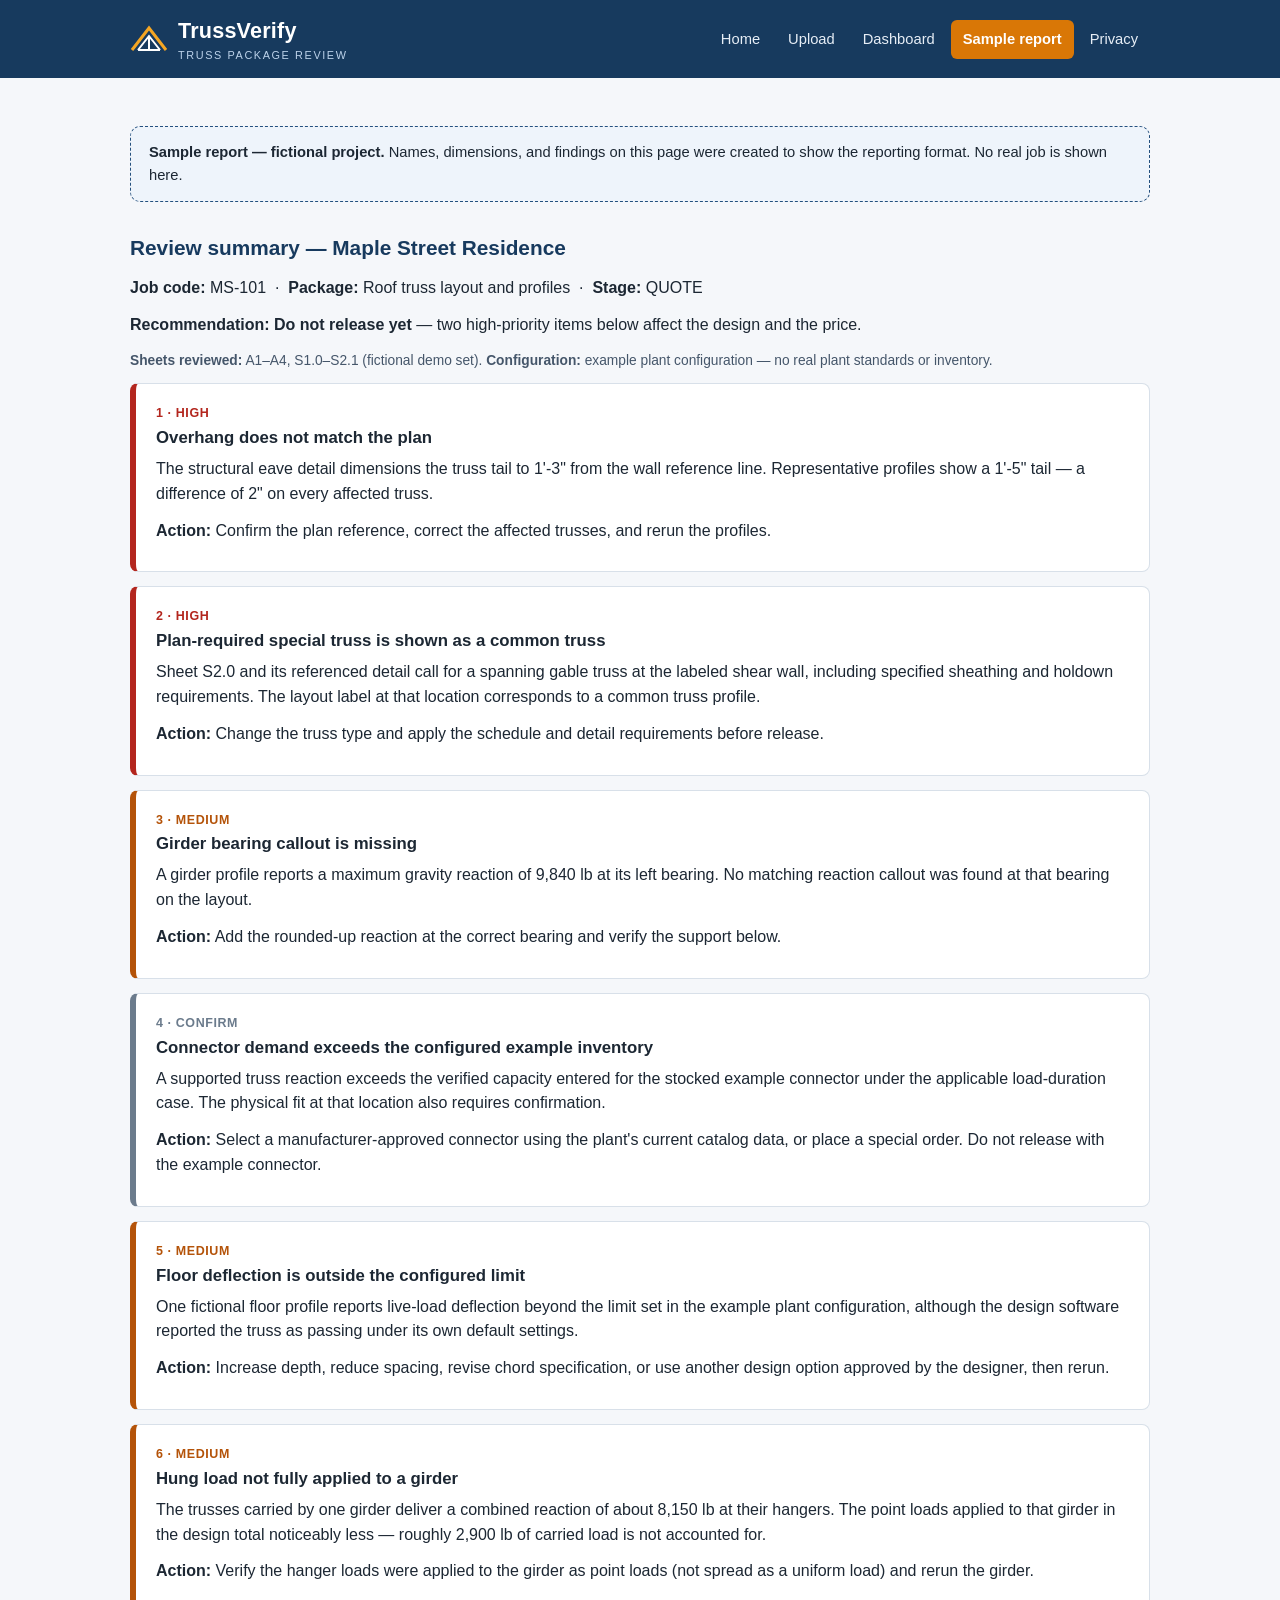
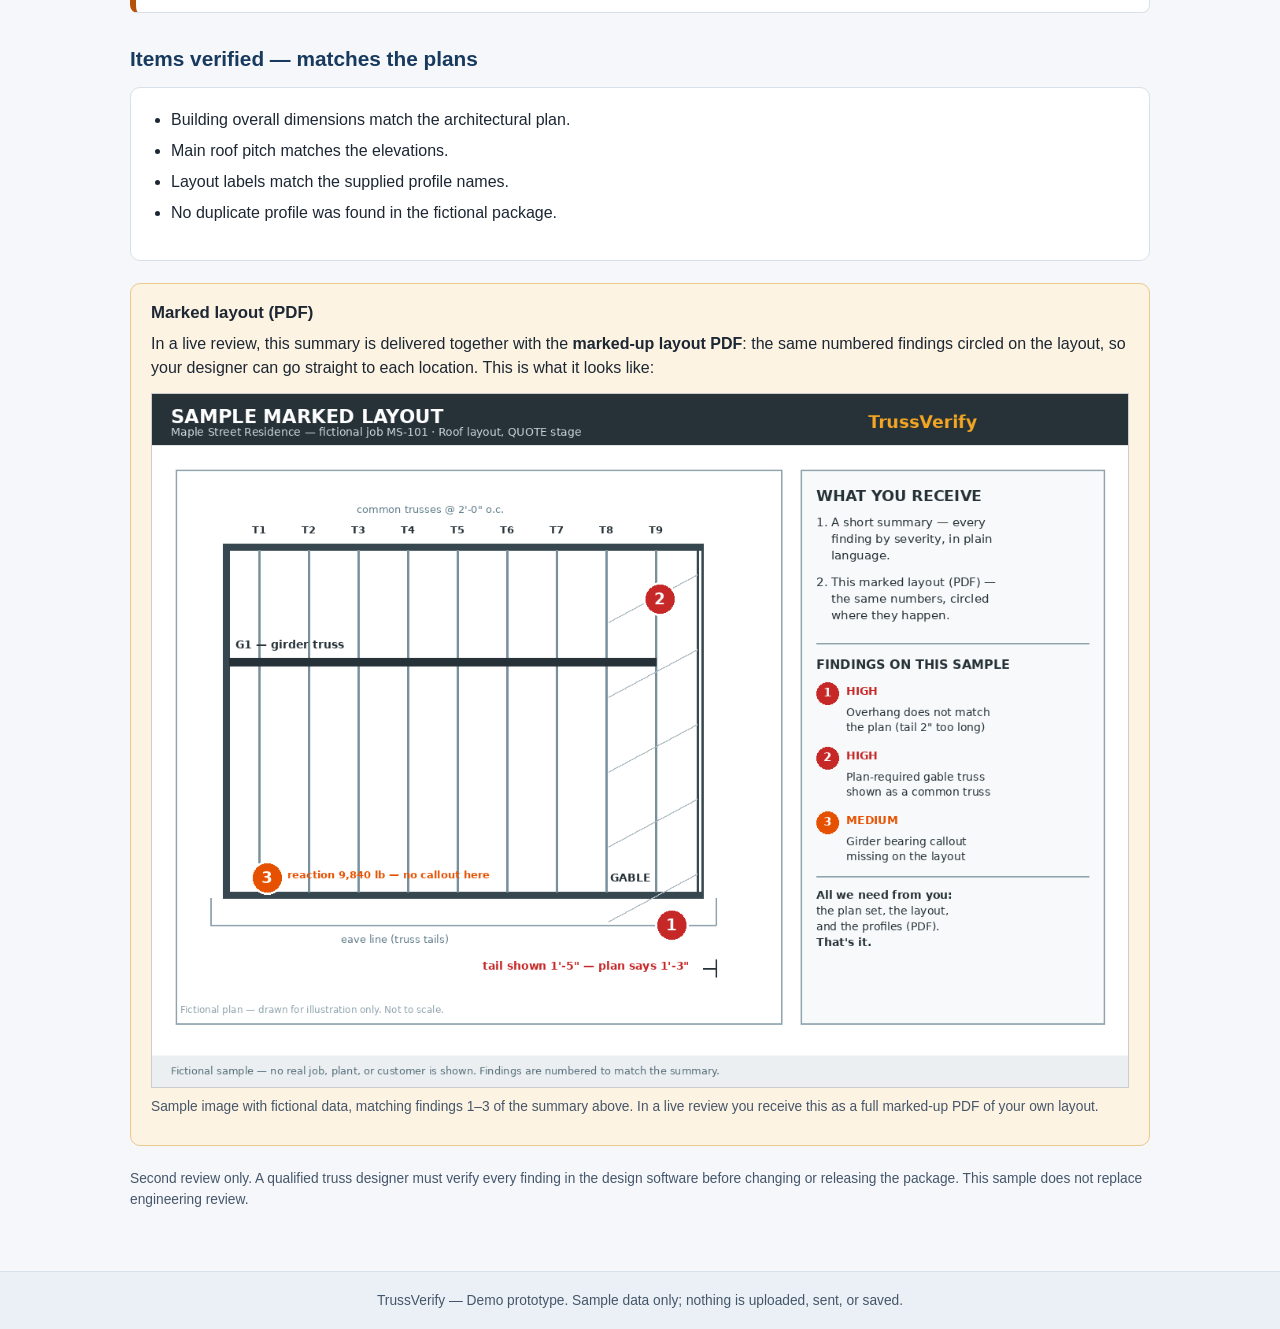
<file: sample-report.html>
<!DOCTYPE html>
<html lang="en">
<head>
<meta charset="UTF-8">
<meta name="viewport" content="width=device-width, initial-scale=1.0">
<title>Sample report — Maple Street Residence — TrussVerify</title>
<link rel="stylesheet" href="styles.css">
</head>
<body>

<header class="site-header">
  <div class="header-inner">
    <a class="brand" href="index.html">
      <svg width="38" height="30" viewBox="0 0 38 30" aria-hidden="true"><path d="M2 26 L19 4 L36 26" fill="none" stroke="#f5a623" stroke-width="3"/><path d="M8 26 L19 12 L30 26 M19 12 L19 26 M8 26 L30 26" fill="none" stroke="#ffffff" stroke-width="2"/></svg>
      <span>TrussVerify<span class="brand-sub">Truss package review</span></span>
    </a>
    <nav class="main-nav">
      <a href="index.html">Home</a>
      <a href="upload.html">Upload</a>
      <a href="dashboard.html">Dashboard</a>
      <a href="sample-report.html" class="active">Sample report</a>
      <a href="privacy.html">Privacy</a>
    </nav>
  </div>
</header>

<main class="wrap">

  <div class="demo-note"><strong>Sample report — fictional project.</strong> Names, dimensions, and findings on this page were created to show the reporting format. No real job is shown here.</div>

  <h2>Review summary — Maple Street Residence</h2>
  <p>
    <strong>Job code:</strong> MS-101 &nbsp;·&nbsp;
    <strong>Package:</strong> Roof truss layout and profiles &nbsp;·&nbsp;
    <strong>Stage:</strong> QUOTE
  </p>
  <p><strong>Recommendation: Do not release yet</strong> — two high-priority items below affect the design and the price.</p>
  <p class="small"><strong>Sheets reviewed:</strong> A1–A4, S1.0–S2.1 (fictional demo set). <strong>Configuration:</strong> example plant configuration — no real plant standards or inventory.</p>

  <div class="finding high">
    <span class="sev high">1 · High</span>
    <h3>Overhang does not match the plan</h3>
    <p>The structural eave detail dimensions the truss tail to 1'-3" from the wall reference line. Representative profiles show a 1'-5" tail — a difference of 2" on every affected truss.</p>
    <p><strong>Action:</strong> Confirm the plan reference, correct the affected trusses, and rerun the profiles.</p>
  </div>

  <div class="finding high">
    <span class="sev high">2 · High</span>
    <h3>Plan-required special truss is shown as a common truss</h3>
    <p>Sheet S2.0 and its referenced detail call for a spanning gable truss at the labeled shear wall, including specified sheathing and holdown requirements. The layout label at that location corresponds to a common truss profile.</p>
    <p><strong>Action:</strong> Change the truss type and apply the schedule and detail requirements before release.</p>
  </div>

  <div class="finding medium">
    <span class="sev medium">3 · Medium</span>
    <h3>Girder bearing callout is missing</h3>
    <p>A girder profile reports a maximum gravity reaction of 9,840 lb at its left bearing. No matching reaction callout was found at that bearing on the layout.</p>
    <p><strong>Action:</strong> Add the rounded-up reaction at the correct bearing and verify the support below.</p>
  </div>

  <div class="finding confirm">
    <span class="sev confirm">4 · Confirm</span>
    <h3>Connector demand exceeds the configured example inventory</h3>
    <p>A supported truss reaction exceeds the verified capacity entered for the stocked example connector under the applicable load-duration case. The physical fit at that location also requires confirmation.</p>
    <p><strong>Action:</strong> Select a manufacturer-approved connector using the plant's current catalog data, or place a special order. Do not release with the example connector.</p>
  </div>

  <div class="finding medium">
    <span class="sev medium">5 · Medium</span>
    <h3>Floor deflection is outside the configured limit</h3>
    <p>One fictional floor profile reports live-load deflection beyond the limit set in the example plant configuration, although the design software reported the truss as passing under its own default settings.</p>
    <p><strong>Action:</strong> Increase depth, reduce spacing, revise chord specification, or use another design option approved by the designer, then rerun.</p>
  </div>

  <div class="finding medium">
    <span class="sev medium">6 · Medium</span>
    <h3>Hung load not fully applied to a girder</h3>
    <p>The trusses carried by one girder deliver a combined reaction of about 8,150 lb at their hangers. The point loads applied to that girder in the design total noticeably less — roughly 2,900 lb of carried load is not accounted for.</p>
    <p><strong>Action:</strong> Verify the hanger loads were applied to the girder as point loads (not spread as a uniform load) and rerun the girder.</p>
  </div>

  <h2>Items verified — matches the plans</h2>
  <div class="card">
    <ul>
      <li>Building overall dimensions match the architectural plan.</li>
      <li>Main roof pitch matches the elevations.</li>
      <li>Layout labels match the supplied profile names.</li>
      <li>No duplicate profile was found in the fictional package.</li>
    </ul>
  </div>

  <div class="notice">
    <h3>Marked layout (PDF)</h3>
    <p>In a live review, this summary is delivered together with the <strong>marked-up layout PDF</strong>: the same numbered findings circled on the layout, so your designer can go straight to each location. This is what it looks like:</p>
    <img src="marked-layout-sample.png" alt="Sample marked layout: a fictional roof truss layout with three numbered findings circled — an overhang that does not match the plan, a gable truss shown as a common truss, and a missing girder bearing callout" style="max-width:100%; height:auto; border:1px solid #ccc;">
    <p class="small">Sample image with fictional data, matching findings 1–3 of the summary above. In a live review you receive this as a full marked-up PDF of your own layout.</p>
  </div>

  <p class="small">Second review only. A qualified truss designer must verify every finding in the design software before changing or releasing the package. This sample does not replace engineering review.</p>

</main>

<footer class="site-footer">
  <div class="footer-inner">TrussVerify — Demo prototype. Sample data only; nothing is uploaded, sent, or saved.</div>
</footer>

</body>
</html>
</file>
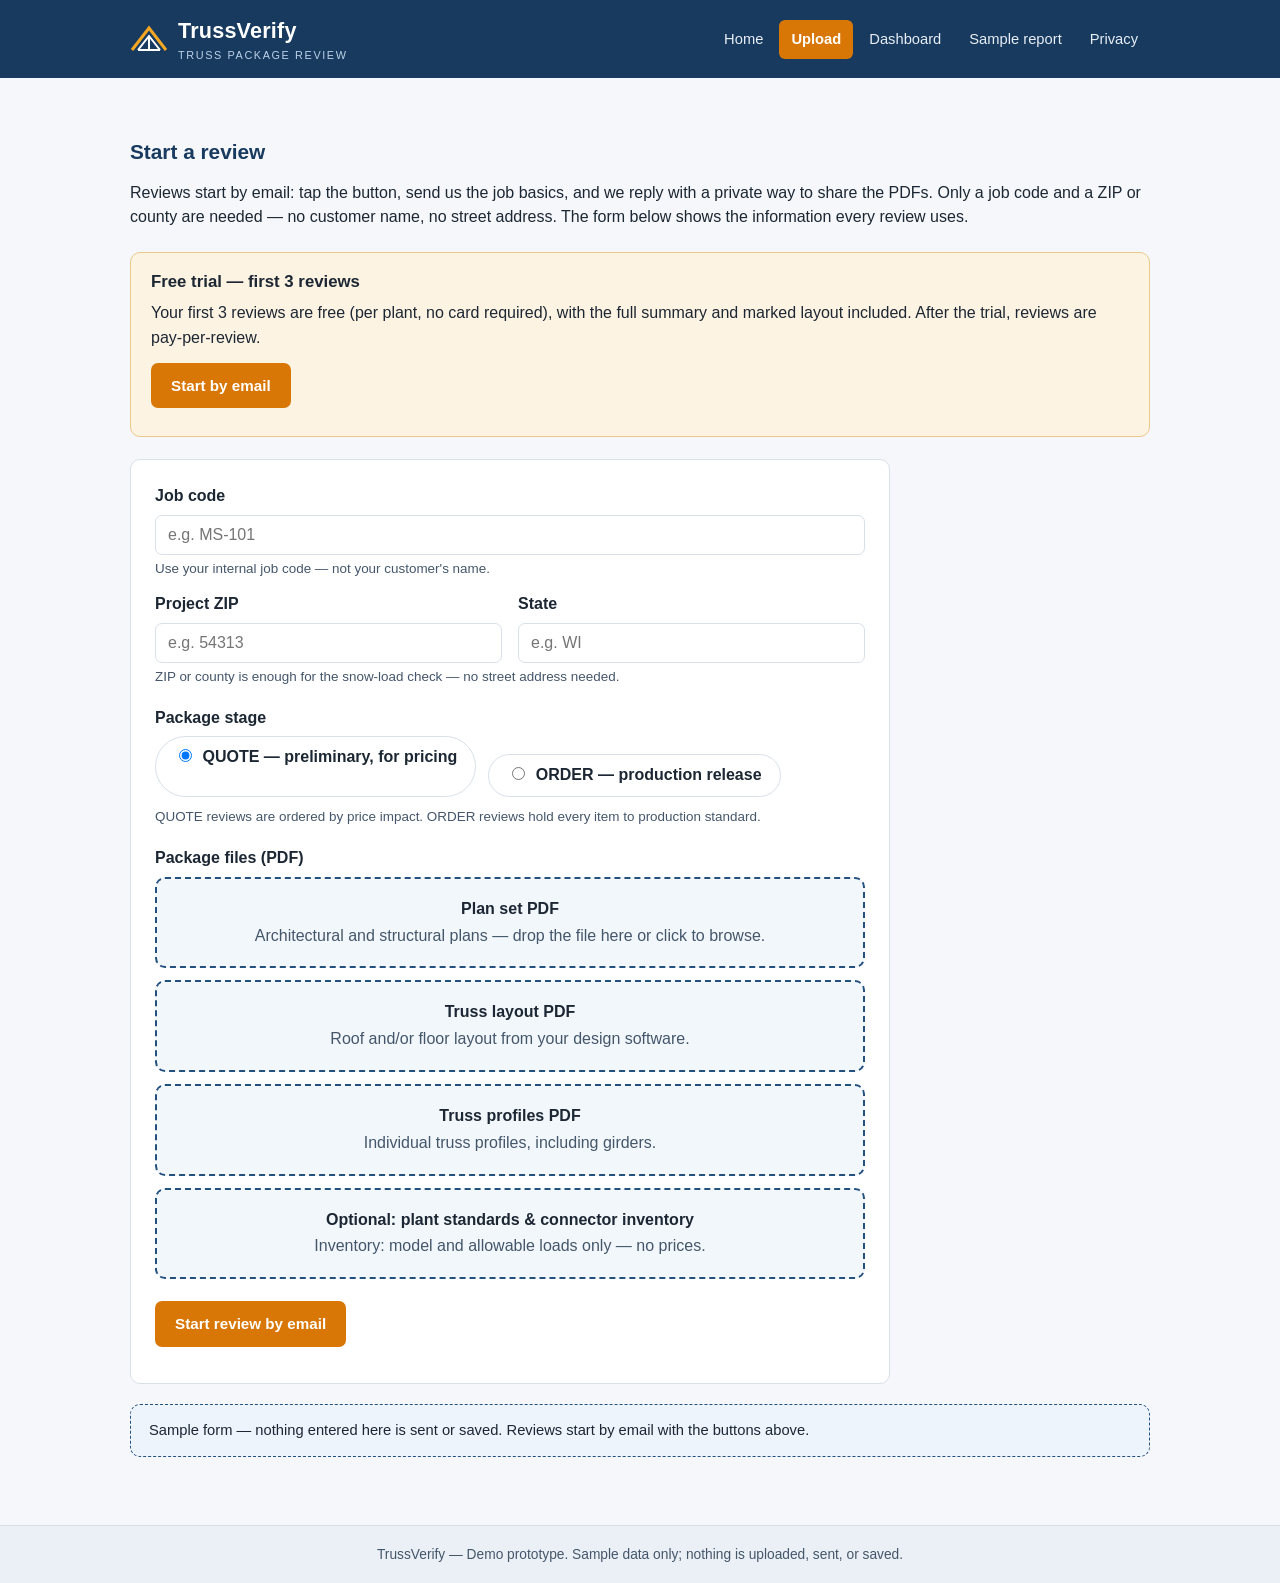
<file: upload.html>
<!DOCTYPE html>
<html lang="en">
<head>
<meta charset="UTF-8">
<meta name="viewport" content="width=device-width, initial-scale=1.0">
<title>Upload a package — TrussVerify</title>
<link rel="stylesheet" href="styles.css">
</head>
<body>

<header class="site-header">
  <div class="header-inner">
    <a class="brand" href="index.html">
      <svg width="38" height="30" viewBox="0 0 38 30" aria-hidden="true"><path d="M2 26 L19 4 L36 26" fill="none" stroke="#f5a623" stroke-width="3"/><path d="M8 26 L19 12 L30 26 M19 12 L19 26 M8 26 L30 26" fill="none" stroke="#ffffff" stroke-width="2"/></svg>
      <span>TrussVerify<span class="brand-sub">Truss package review</span></span>
    </a>
    <nav class="main-nav">
      <a href="index.html">Home</a>
      <a href="upload.html" class="active">Upload</a>
      <a href="dashboard.html">Dashboard</a>
      <a href="sample-report.html">Sample report</a>
      <a href="privacy.html">Privacy</a>
    </nav>
  </div>
</header>

<main class="wrap">

  <h2>Start a review</h2>
  <p>Reviews start by email: tap the button, send us the job basics, and we reply with a private way to share the PDFs. Only a job code and a ZIP or county are needed — no customer name, no street address. The form below shows the information every review uses.</p>
  <div class="notice">
    <h3>Free trial — first 3 reviews</h3>
    <p>Your first 3 reviews are free (per plant, no card required), with the full summary and marked layout included. After the trial, reviews are pay-per-review.</p>
    <p><a class="btn" href="mailto:edubaldiz@gmail.com?subject=TrussVerify%20review%20request&body=Plant%3A%0AContact%20name%3A%0AJob%20code%3A%0AProject%20ZIP%20or%20county%3A%0AStage%20%28QUOTE%20or%20ORDER%29%3A%0AAnything%20we%20should%20know%3A%0A%0AReply%20to%20this%20email%20and%20we%20will%20send%20you%20a%20private%20way%20to%20share%20the%20plan%20set%2C%20layout%2C%20and%20profiles%20%28PDF%29.">Start by email</a></p>
  </div>

  <form class="form-card" onsubmit="return false;">

    <label for="jobcode">Job code</label>
    <input type="text" id="jobcode" placeholder="e.g. MS-101">
    <p class="hint">Use your internal job code — not your customer's name.</p>

    <div class="inline-fields">
      <div>
        <label for="zip">Project ZIP</label>
        <input type="text" id="zip" placeholder="e.g. 54313">
      </div>
      <div>
        <label for="state">State</label>
        <input type="text" id="state" placeholder="e.g. WI">
      </div>
    </div>
    <p class="hint">ZIP or county is enough for the snow-load check — no street address needed.</p>

    <label>Package stage</label>
    <div class="radio-row">
      <label class="radio-pill"><input type="radio" name="stage" checked> QUOTE — preliminary, for pricing</label>
      <label class="radio-pill"><input type="radio" name="stage"> ORDER — production release</label>
    </div>
    <p class="hint">QUOTE reviews are ordered by price impact. ORDER reviews hold every item to production standard.</p>

    <label>Package files (PDF)</label>
    <div class="dropzone"><strong>Plan set PDF</strong>Architectural and structural plans — drop the file here or click to browse.</div>
    <div class="dropzone"><strong>Truss layout PDF</strong>Roof and/or floor layout from your design software.</div>
    <div class="dropzone"><strong>Truss profiles PDF</strong>Individual truss profiles, including girders.</div>
    <div class="dropzone"><strong>Optional: plant standards &amp; connector inventory</strong>Inventory: model and allowable loads only — no prices.</div>

    <p style="margin-top:22px">
      <a class="btn" href="mailto:edubaldiz@gmail.com?subject=TrussVerify%20review%20request&body=Plant%3A%0AContact%20name%3A%0AJob%20code%3A%0AProject%20ZIP%20or%20county%3A%0AStage%20%28QUOTE%20or%20ORDER%29%3A%0AAnything%20we%20should%20know%3A%0A%0AReply%20to%20this%20email%20and%20we%20will%20send%20you%20a%20private%20way%20to%20share%20the%20plan%20set%2C%20layout%2C%20and%20profiles%20%28PDF%29.">Start review by email</a>
    </p>

  </form>

  <div class="demo-note">Sample form — nothing entered here is sent or saved. Reviews start by email with the buttons above.</div>

</main>

<footer class="site-footer">
  <div class="footer-inner">TrussVerify — Demo prototype. Sample data only; nothing is uploaded, sent, or saved.</div>
</footer>

</body>
</html>
</file>
<file: styles.css>
/* TrussVerify — shared stylesheet (demo prototype, no external assets) */
:root{
  --ink:#1c2733;
  --ink-soft:#45566a;
  --steel:#24507e;
  --steel-dark:#173a5e;
  --accent:#d97706;
  --bg:#f5f7fa;
  --card:#ffffff;
  --line:#d8e0e9;
  --ok:#177245;
  --warn:#b45309;
  --radius:10px;
}
*{box-sizing:border-box}
html{margin:0;padding:0}
body{
  margin:0;
  font-family:Verdana,Geneva,"Segoe UI",Arial,sans-serif;
  color:var(--ink);
  background:var(--bg);
  line-height:1.55;
  font-size:16px;
}
a{color:var(--steel)}
a:hover{color:var(--steel-dark)}

/* Header / nav */
.site-header{
  background:var(--steel-dark);
  color:#fff;
}
.header-inner{
  max-width:1060px;
  margin:0 auto;
  padding:14px 20px;
  display:flex;
  align-items:center;
  gap:14px;
  flex-wrap:wrap;
}
.brand{
  display:flex;
  align-items:center;
  gap:10px;
  color:#fff;
  text-decoration:none;
  font-size:1.35rem;
  font-weight:bold;
  letter-spacing:.2px;
}
.brand svg{display:block}
.brand .brand-sub{
  display:block;
  font-size:.68rem;
  font-weight:normal;
  letter-spacing:1.6px;
  text-transform:uppercase;
  color:#bcd2ea;
}
.main-nav{
  margin-left:auto;
  display:flex;
  gap:4px;
  flex-wrap:wrap;
}
.main-nav a{
  color:#e7eef6;
  text-decoration:none;
  padding:8px 12px;
  border-radius:6px;
  font-size:.92rem;
}
.main-nav a:hover{background:rgba(255,255,255,.14);color:#fff}
.main-nav a.active{background:var(--accent);color:#fff;font-weight:bold}

/* Layout */
.wrap{max-width:1060px;margin:0 auto;padding:28px 20px 48px}
.hero{
  background:linear-gradient(135deg,var(--steel-dark),var(--steel));
  color:#fff;
  border-radius:var(--radius);
  padding:36px 32px;
  margin-bottom:26px;
}
.hero h1{margin:0 0 10px;font-size:1.9rem;line-height:1.25}
.hero p{margin:0 0 18px;max-width:640px;color:#dbe7f3}
.hero .cta-row{display:flex;gap:12px;flex-wrap:wrap}
h2{font-size:1.3rem;margin:30px 0 12px;color:var(--steel-dark)}
h3{font-size:1.05rem;margin:0 0 6px;color:var(--ink)}
p{margin:0 0 12px}
ul{margin:0 0 14px;padding-left:20px}
li{margin-bottom:6px}
.small{font-size:.86rem;color:var(--ink-soft)}
.hint{font-size:.84rem;color:var(--ink-soft);margin-top:4px}

/* Buttons */
.btn{
  display:inline-block;
  background:var(--accent);
  color:#fff;
  text-decoration:none;
  font-weight:bold;
  padding:11px 20px;
  border-radius:7px;
  border:0;
  cursor:pointer;
  font-size:.95rem;
  font-family:inherit;
}
.btn:hover{background:#b45309;color:#fff}
.btn.secondary{background:#fff;color:var(--steel-dark);border:2px solid var(--steel)}
.btn.secondary:hover{background:#e8eff6;color:var(--steel-dark)}
.btn.plain{background:var(--steel);color:#fff}
.btn.plain:hover{background:var(--steel-dark)}
.btn:disabled{opacity:.55;cursor:not-allowed}

/* Cards and grids */
.grid{display:grid;grid-template-columns:repeat(auto-fit,minmax(230px,1fr));gap:16px}
.card{
  background:var(--card);
  border:1px solid var(--line);
  border-radius:var(--radius);
  padding:20px;
}
.card .step-num{
  display:inline-block;
  background:var(--steel);
  color:#fff;
  font-weight:bold;
  border-radius:50%;
  width:30px;height:30px;
  line-height:30px;
  text-align:center;
  margin-bottom:10px;
}
.card.check h3::before{content:"✓ ";color:var(--ok);font-weight:bold}
.notice{
  background:#fdf3e3;
  border:1px solid #ecc88a;
  border-radius:var(--radius);
  padding:16px 20px;
  margin:22px 0;
}
.demo-note{
  background:#eef4fb;
  border:1px dashed var(--steel);
  border-radius:var(--radius);
  padding:14px 18px;
  margin:20px 0;
  font-size:.92rem;
}

/* Forms */
.form-card{
  background:var(--card);
  border:1px solid var(--line);
  border-radius:var(--radius);
  padding:24px;
  max-width:760px;
}
label{display:block;font-weight:bold;margin:18px 0 6px}
label:first-child{margin-top:0}
input[type="text"],select{
  width:100%;
  padding:10px 12px;
  border:1px solid var(--line);
  border-radius:7px;
  font-size:1rem;
  font-family:inherit;
  background:#fff;
}
.inline-fields{display:grid;grid-template-columns:1fr 1fr;gap:16px}
.dropzone{
  border:2px dashed var(--steel);
  border-radius:var(--radius);
  background:#f2f7fc;
  padding:18px;
  text-align:center;
  color:var(--ink-soft);
  margin-bottom:12px;
}
.dropzone strong{color:var(--ink);display:block;margin-bottom:2px}
.radio-row{display:flex;gap:12px;flex-wrap:wrap}
.radio-pill{
  border:1px solid var(--line);
  border-radius:999px;
  padding:8px 18px;
  background:#fff;
  cursor:pointer;
  font-weight:bold;
}
.radio-pill input{margin-right:6px}

/* Tables */
table{width:100%;border-collapse:collapse;background:var(--card);border:1px solid var(--line);border-radius:var(--radius);overflow:hidden}
th,td{padding:12px 14px;text-align:left;border-bottom:1px solid var(--line);vertical-align:top}
th{background:var(--steel-dark);color:#fff;font-size:.9rem}
tr:last-child td{border-bottom:0}
.tag{
  display:inline-block;
  border-radius:999px;
  padding:2px 10px;
  font-size:.78rem;
  font-weight:bold;
  color:#fff;
  background:var(--steel);
}
.tag.ready{background:var(--ok)}
.tag.review{background:var(--warn)}
.tag.waiting{background:#6b7b8c}

/* Findings */
.finding{
  background:var(--card);
  border:1px solid var(--line);
  border-left:6px solid var(--steel);
  border-radius:8px;
  padding:16px 20px;
  margin-bottom:14px;
}
.finding.high{border-left-color:#b3261e}
.finding.medium{border-left-color:var(--warn)}
.finding.confirm{border-left-color:#6b7b8c}
.sev{font-size:.78rem;font-weight:bold;text-transform:uppercase;letter-spacing:.6px}
.sev.high{color:#b3261e}
.sev.medium{color:var(--warn)}
.sev.confirm{color:#6b7b8c}

/* Footer */
.site-footer{
  border-top:1px solid var(--line);
  background:#eaf0f6;
  color:var(--ink-soft);
  font-size:.86rem;
}
.footer-inner{max-width:1060px;margin:0 auto;padding:18px 20px;text-align:center}

/* Responsive */
@media (max-width:680px){
  .header-inner{flex-direction:column;align-items:flex-start}
  .main-nav{margin-left:0}
  .hero{padding:26px 20px}
  .hero h1{font-size:1.5rem}
  .inline-fields{grid-template-columns:1fr}
  th,td{padding:9px 10px;font-size:.9rem}
  .wrap{padding:20px 14px 40px}
}
</file>
